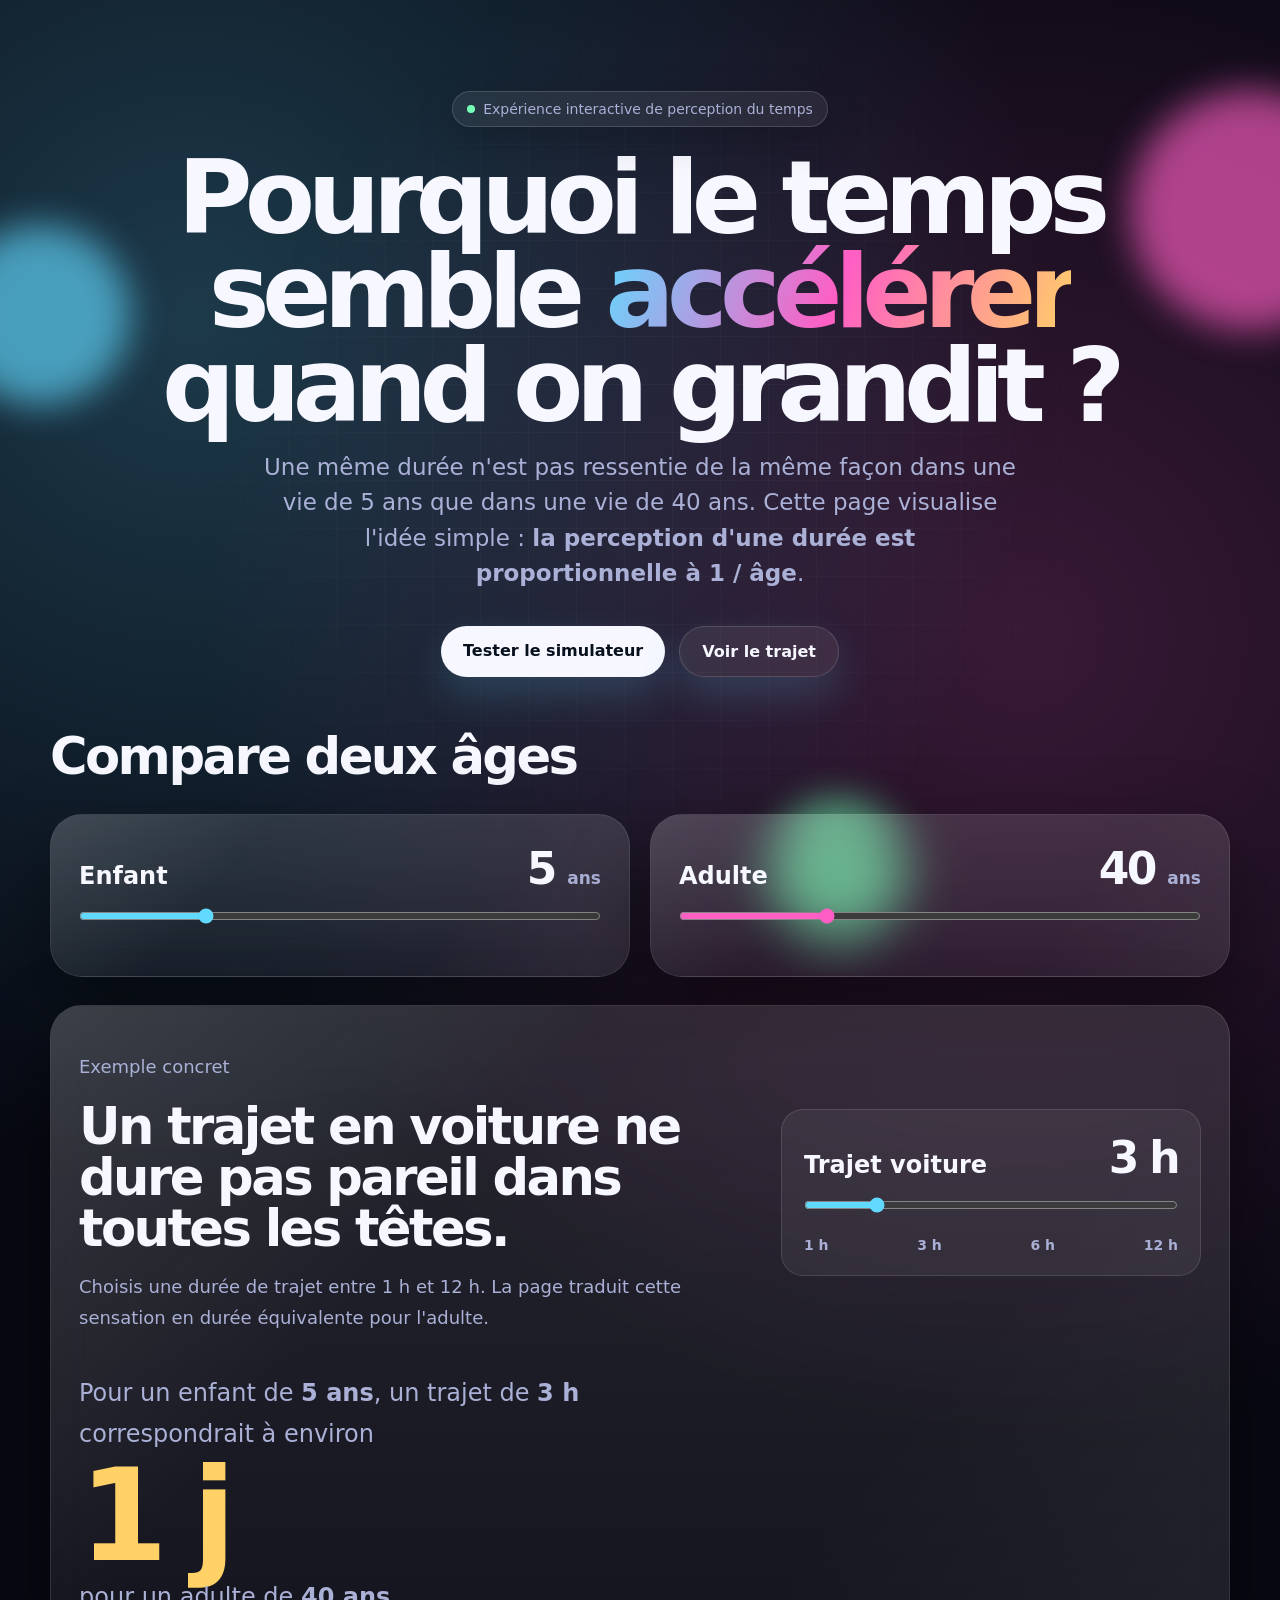
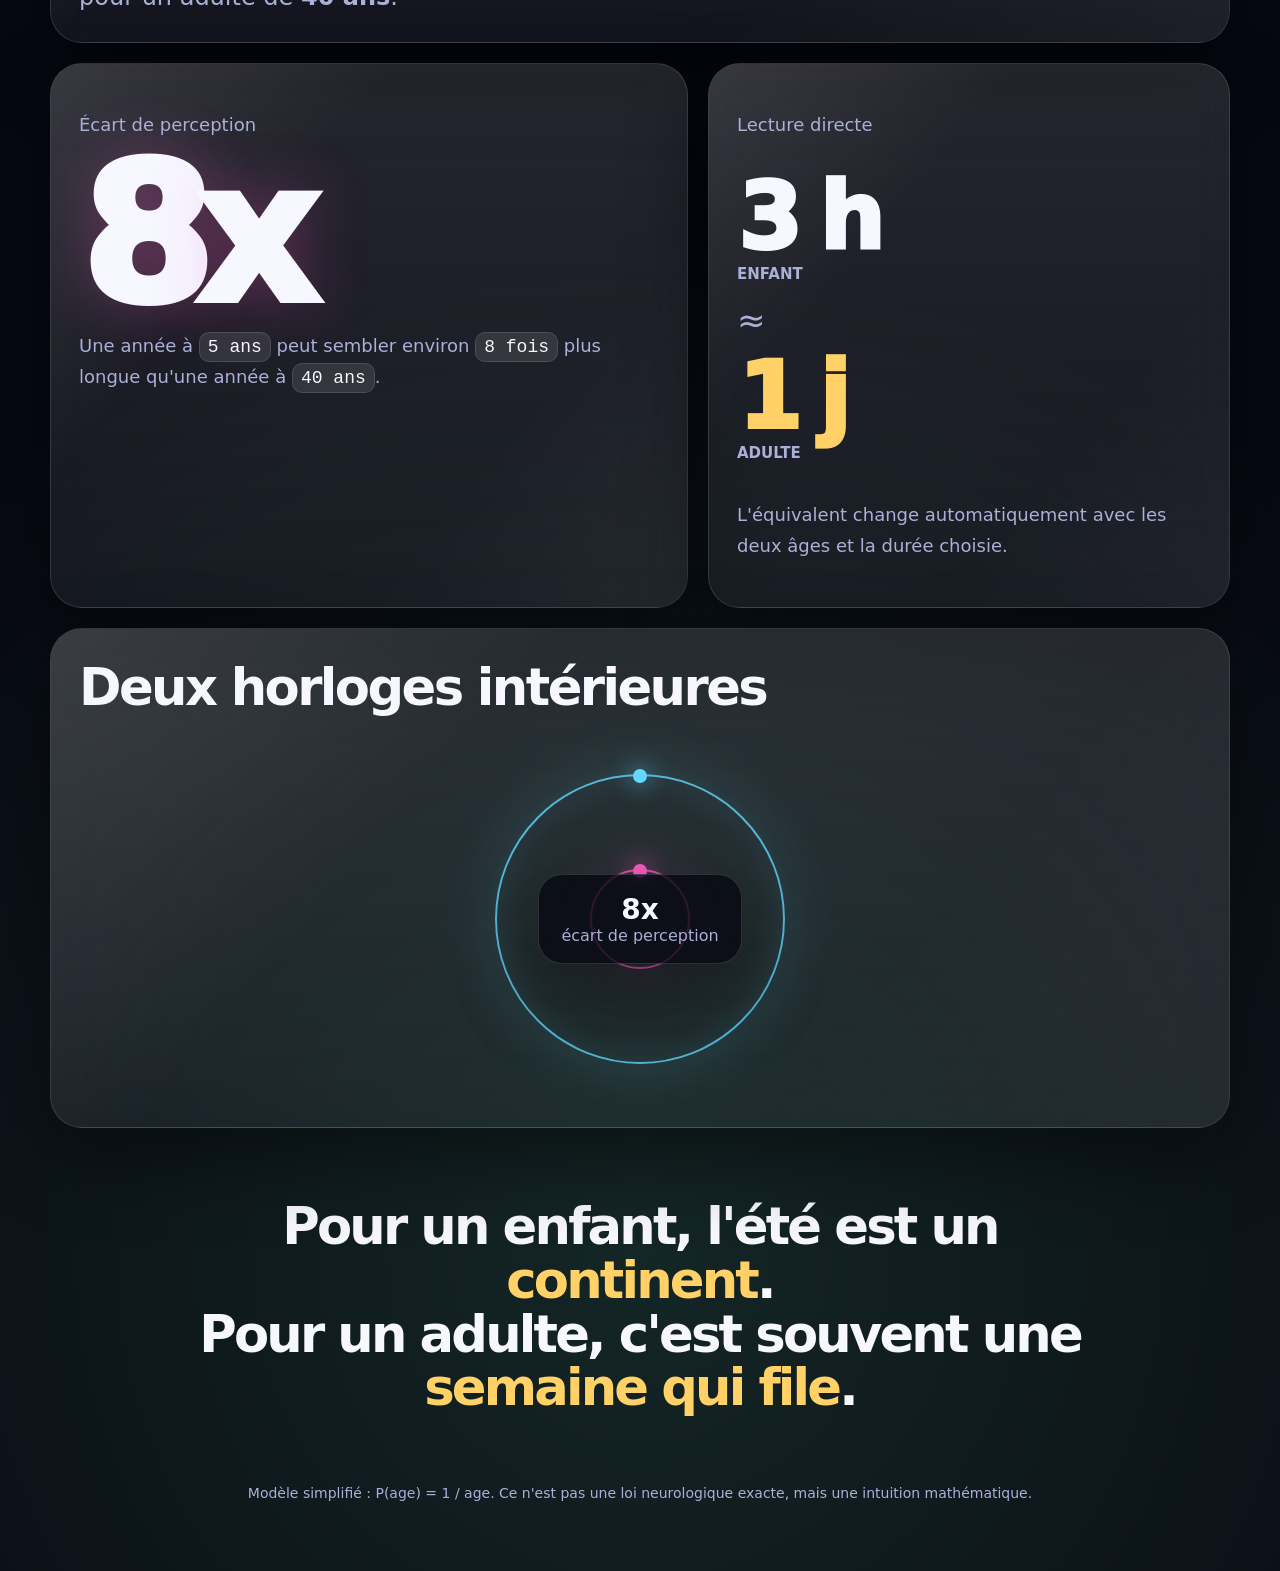
<file: index.html>
<!DOCTYPE html>
<html lang="fr">

<head>
  <meta charset="UTF-8" />
  <meta name="viewport" content="width=device-width, initial-scale=1.0" />
  <title>La perception du temps</title>
  <link rel="stylesheet" href="styles.css?v=2" />
  <script src="app.js?v=2" defer></script>
</head>

<body>
  <div class="orb one"></div>
  <div class="orb two"></div>
  <div class="orb three"></div>

  <main class="wrap">
    <header class="hero">
      <div>
        <div class="badge"><span class="pulse"></span> Expérience interactive de perception du temps</div>
        <h1>Pourquoi le temps semble <span class="gradient-text">accélérer</span> quand on grandit ?</h1>
        <p class="lead">
          Une même durée n'est pas ressentie de la même façon dans une vie de 5 ans que dans une vie de 40 ans.
          Cette page visualise l'idée simple : <strong>la perception d'une durée est proportionnelle à 1 / âge</strong>.
        </p>
        <div class="hero-actions">
          <a class="btn" href="#simulateur">Tester le simulateur</a>
          <a class="btn alt" href="#trajet">Voir le trajet</a>
        </div>
      </div>
    </header>

    <section id="simulateur">
      <h2 class="section-title">Compare deux âges</h2>

      <div class="grid">
        <article class="card child">
          <div class="label-row">
            <h3>Enfant</h3>
            <div class="age-value"><span data-output="childAge">5</span> <small>ans</small></div>
          </div>
          <input id="childAge" type="range" min="1" max="18" value="5" aria-label="Age de l'enfant" />
        </article>

        <article class="card adult">
          <div class="label-row">
            <h3>Adulte</h3>
            <div class="age-value"><span data-output="adultAge">40</span> <small>ans</small></div>
          </div>
          <input id="adultAge" type="range" min="19" max="95" value="40" aria-label="Age de l'adulte" />
        </article>
      </div>

      <article class="card trip-card" id="trajet">
        <div class="trip-layout">
          <div>
            <p class="formula">Exemple concret</p>
            <h2 class="trip-title">Un trajet en voiture ne dure pas pareil dans toutes les têtes.</h2>
            <p class="formula">
              Choisis une durée de trajet entre 1 h et 12 h.
              La page traduit cette sensation en durée équivalente pour l'adulte.
            </p>
          </div>

          <div class="trip-control">
            <div class="label-row">
              <h3>Trajet voiture</h3>
              <div class="age-value"><span data-output="durationLabel">3 h</span></div>
            </div>
            <input id="tripDuration" type="range" min="1" max="12" step="0.5" value="3" aria-label="Durée du trajet en voiture" />
            <div class="duration-scale" aria-hidden="true">
              <span>1 h</span>
              <span>3 h</span>
              <span>6 h</span>
              <span>12 h</span>
            </div>
          </div>
        </div>

        <div class="trip-result">
          <span>Pour un enfant de <strong data-output="tripChildAge">5 ans</strong>, un trajet de <strong data-output="realDuration">3 h</strong></span>
          <span>correspondrait à environ</span>
          <strong data-output="adultEquivalent">24 h</strong>
          <span>pour un adulte de <strong data-output="tripAdultAge">40 ans</strong>.</span>
        </div>
      </article>

      <div class="comparison">
        <article class="card">
          <p class="formula">Écart de perception</p>
          <div class="big-number"><span data-output="ratio">8</span>x</div>
          <p class="formula">
            Une année à <code data-output="childAgeCode">5 ans</code> peut sembler environ
            <code data-output="ratioCode">8 fois</code> plus longue qu'une année à
            <code data-output="adultAgeCode">40 ans</code>.
          </p>
        </article>

        <article class="card equivalence-card" id="idee">
          <p class="formula">Lecture directe</p>
          <div class="equivalence-line">
            <span data-output="realDurationAlt">3 h</span>
            <small>enfant</small>
          </div>
          <div class="equivalence-arrow">≈</div>
          <div class="equivalence-line adult-equivalence">
            <span data-output="adultEquivalentAlt">24 h</span>
            <small>adulte</small>
          </div>
          <p class="formula">
            L'équivalent change automatiquement avec les deux âges et la durée choisie.
          </p>
        </article>
      </div>

      <article class="card clock-card">
        <h2 class="section-title">Deux horloges intérieures</h2>
        <div class="rings">
          <div class="ring child"><span class="dot blue-dot"></span></div>
          <div class="ring adult"><span class="dot pink-dot"></span></div>
          <div class="center-text">
            <strong data-output="centerRatio">8x</strong>
            <span>écart de perception</span>
          </div>
        </div>
      </article>
    </section>

    <p class="quote">
      Pour un enfant, l'été est un <em>continent</em>.<br />
      Pour un adulte, c'est souvent une <em>semaine qui file</em>.
    </p>

    <footer>
      Modèle simplifié : P(age) = 1 / age. Ce n'est pas une loi neurologique exacte, mais une intuition mathématique.
    </footer>
  </main>
</body>

</html>
</file>
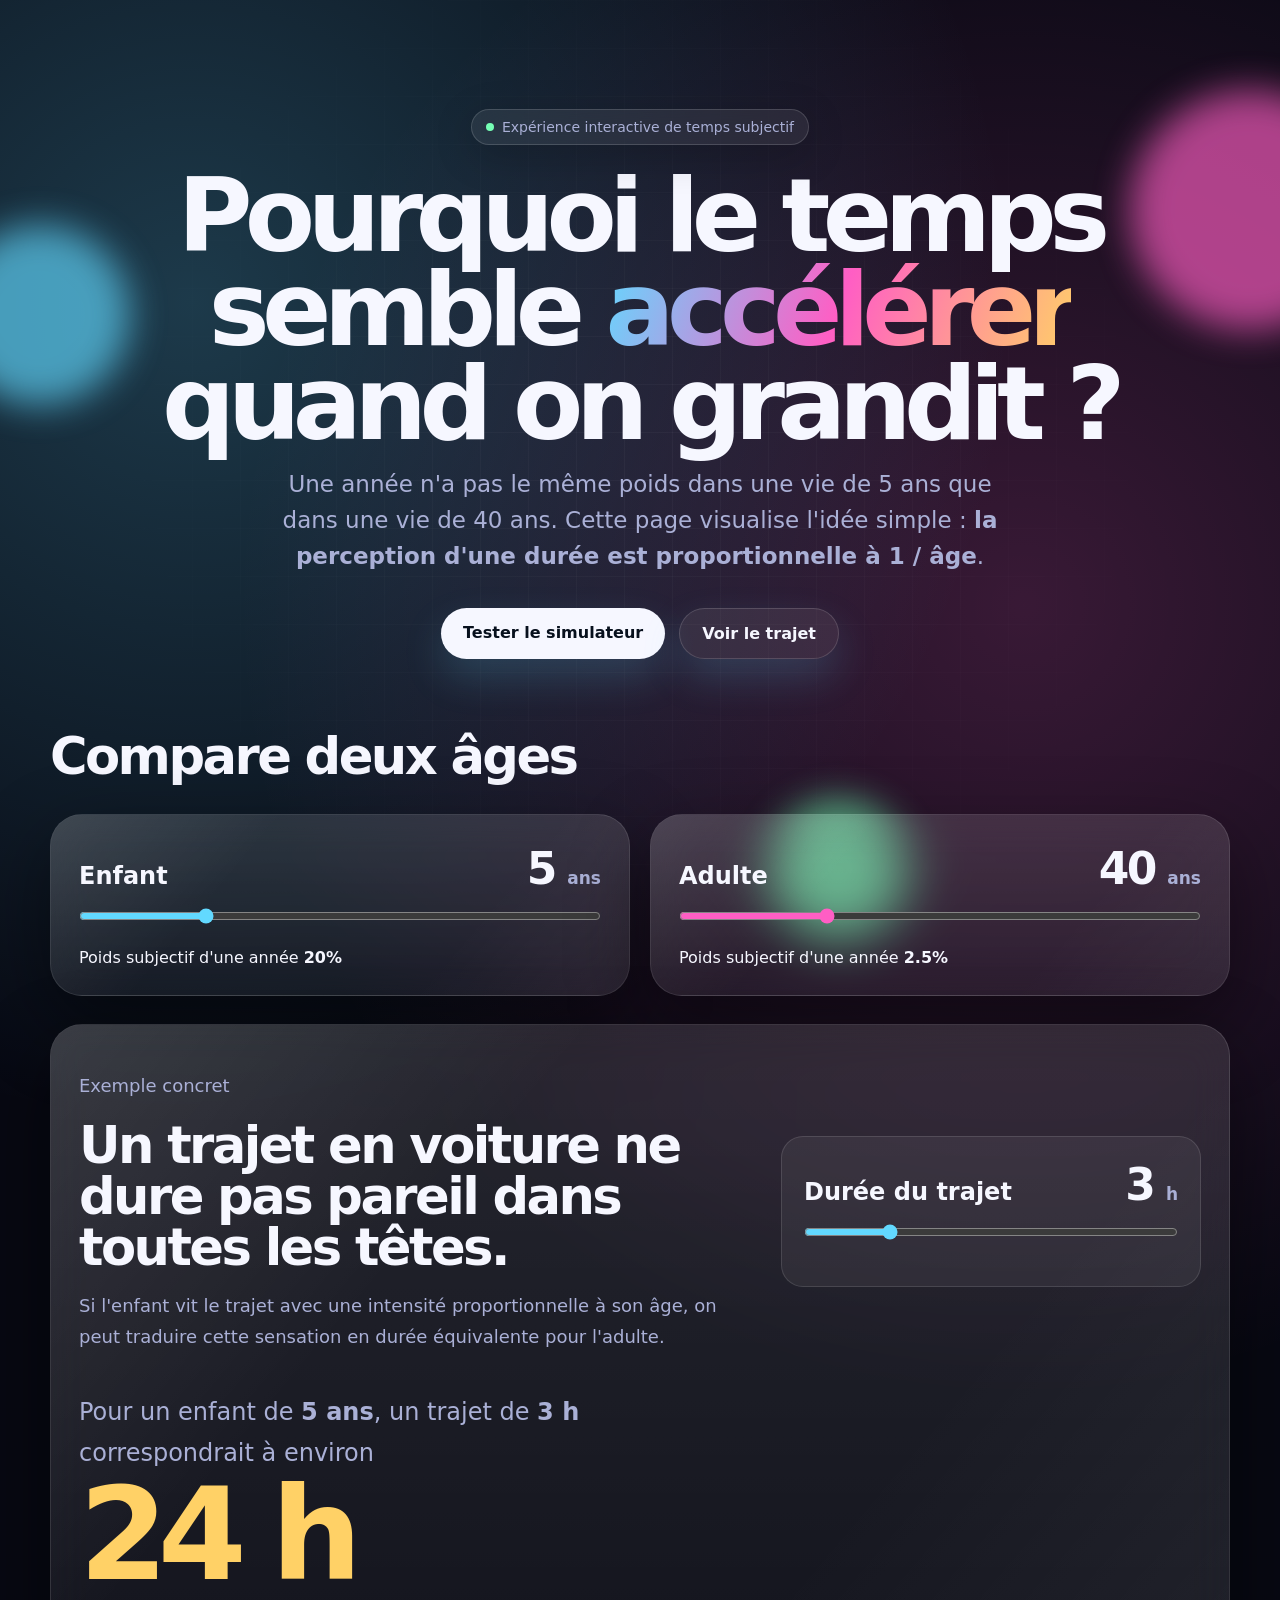
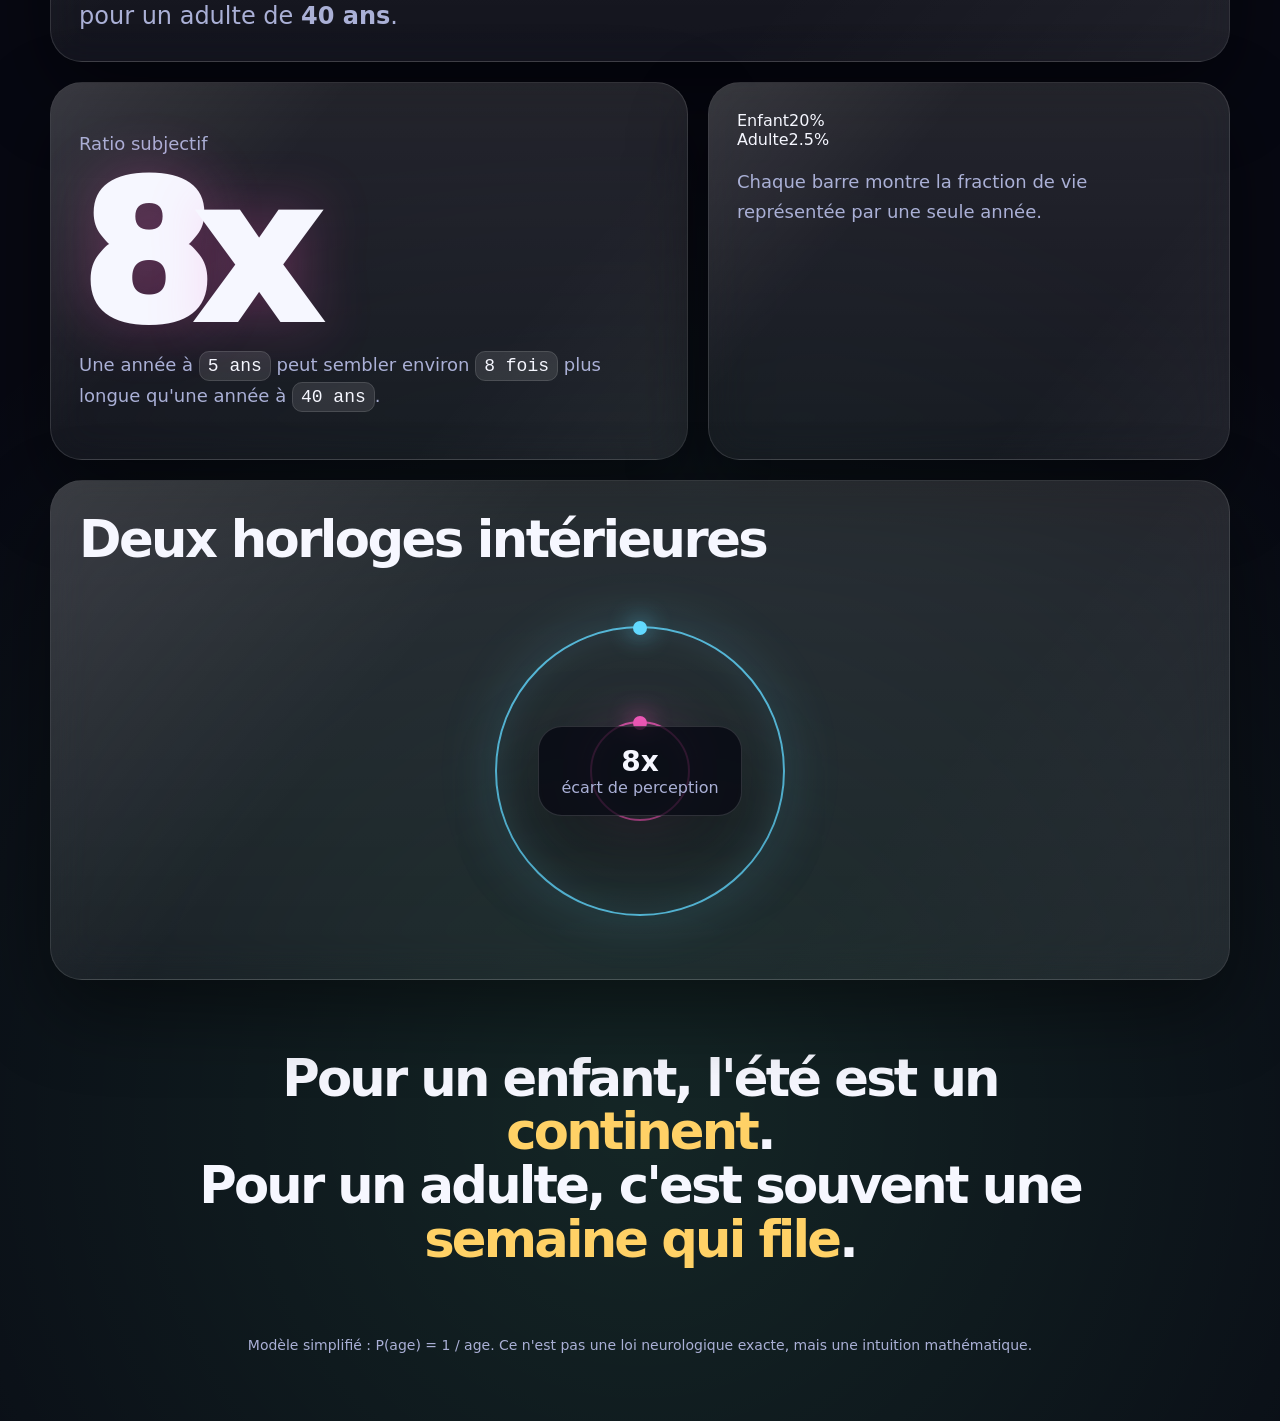
<file: timeperseption.html>
<!DOCTYPE html>
<html lang="fr">

<head>
  <meta charset="UTF-8" />
  <meta name="viewport" content="width=device-width, initial-scale=1.0" />
  <title>La perception du temps</title>
  <link rel="stylesheet" href="styles.css" />
  <script src="app.js" defer></script>
</head>

<body>
  <div class="orb one"></div>
  <div class="orb two"></div>
  <div class="orb three"></div>

  <main class="wrap">
    <header class="hero">
      <div>
        <div class="badge"><span class="pulse"></span> Expérience interactive de temps subjectif</div>
        <h1>Pourquoi le temps semble <span class="gradient-text">accélérer</span> quand on grandit ?</h1>
        <p class="lead">
          Une année n'a pas le même poids dans une vie de 5 ans que dans une vie de 40 ans.
          Cette page visualise l'idée simple : <strong>la perception d'une durée est proportionnelle à 1 / âge</strong>.
        </p>
        <div class="hero-actions">
          <a class="btn" href="#simulateur">Tester le simulateur</a>
          <a class="btn alt" href="#trajet">Voir le trajet</a>
        </div>
      </div>
    </header>

    <section id="simulateur">
      <h2 class="section-title">Compare deux âges</h2>

      <div class="grid">
        <article class="card child">
          <div class="label-row">
            <h3>Enfant</h3>
            <div class="age-value"><span data-output="childAge">5</span> <small>ans</small></div>
          </div>
          <input id="childAge" type="range" min="1" max="18" value="5" aria-label="Age de l'enfant" />
          <div class="metric">
            <span>Poids subjectif d'une année</span>
            <strong data-output="childPercent">20%</strong>
          </div>
        </article>

        <article class="card adult">
          <div class="label-row">
            <h3>Adulte</h3>
            <div class="age-value"><span data-output="adultAge">40</span> <small>ans</small></div>
          </div>
          <input id="adultAge" type="range" min="19" max="95" value="40" aria-label="Age de l'adulte" />
          <div class="metric">
            <span>Poids subjectif d'une année</span>
            <strong data-output="adultPercent">2.5%</strong>
          </div>
        </article>
      </div>

      <article class="card trip-card" id="trajet">
        <div class="trip-layout">
          <div>
            <p class="formula">Exemple concret</p>
            <h2 class="trip-title">Un trajet en voiture ne dure pas pareil dans toutes les têtes.</h2>
            <p class="formula">
              Si l'enfant vit le trajet avec une intensité proportionnelle à son âge,
              on peut traduire cette sensation en durée équivalente pour l'adulte.
            </p>
          </div>

          <div class="trip-control">
            <div class="label-row">
              <h3>Durée du trajet</h3>
              <div class="age-value"><span data-output="tripHours">3</span> <small>h</small></div>
            </div>
            <input id="tripDuration" type="range" min="0.5" max="12" step="0.5" value="3" aria-label="Durée du trajet en heures" />
          </div>
        </div>

        <div class="trip-result">
          <span>Pour un enfant de <strong data-output="tripChildAge">5 ans</strong>, un trajet de <strong data-output="tripRealDuration">3 h</strong></span>
          <span>correspondrait à environ</span>
          <strong data-output="tripAdultEquivalent">24 h</strong>
          <span>pour un adulte de <strong data-output="tripAdultAge">40 ans</strong>.</span>
        </div>
      </article>

      <div class="comparison">
        <article class="card">
          <p class="formula">Ratio subjectif</p>
          <div class="big-number"><span data-output="ratio">8</span>x</div>
          <p class="formula">
            Une année à <code data-output="childAgeCode">5 ans</code> peut sembler environ
            <code data-output="ratioCode">8 fois</code> plus longue qu'une année à
            <code data-output="adultAgeCode">40 ans</code>.
          </p>
        </article>

        <article class="card timeline" id="idee">
          <div>
            <div class="bar-label"><span>Enfant</span><span data-output="childBarLabel">20%</span></div>
            <div class="bar">
              <div class="fill child-fill" data-output="childFill"></div>
            </div>
          </div>
          <div>
            <div class="bar-label"><span>Adulte</span><span data-output="adultBarLabel">2.5%</span></div>
            <div class="bar">
              <div class="fill adult-fill" data-output="adultFill"></div>
            </div>
          </div>
          <p class="formula">
            Chaque barre montre la fraction de vie représentée par une seule année.
          </p>
        </article>
      </div>

      <article class="card clock-card">
        <h2 class="section-title">Deux horloges intérieures</h2>
        <div class="rings">
          <div class="ring child"><span class="dot blue-dot"></span></div>
          <div class="ring adult"><span class="dot pink-dot"></span></div>
          <div class="center-text">
            <strong data-output="centerRatio">8x</strong>
            <span>écart de perception</span>
          </div>
        </div>
      </article>
    </section>

    <p class="quote">
      Pour un enfant, l'été est un <em>continent</em>.<br />
      Pour un adulte, c'est souvent une <em>semaine qui file</em>.
    </p>

    <footer>
      Modèle simplifié : P(age) = 1 / age. Ce n'est pas une loi neurologique exacte, mais une intuition mathématique.
    </footer>
  </main>
</body>

</html>
</file>
<file: styles.css>
:root {
  --bg: #070812;
  --card: rgba(255, 255, 255, 0.08);
  --text: #f6f7ff;
  --muted: #aab0d6;
  --blue: #62d9ff;
  --pink: #ff5ec4;
  --yellow: #ffd166;
  --green: #75ffb5;
  --shadow: 0 30px 80px rgba(0, 0, 0, 0.45);
}

* {
  box-sizing: border-box;
}

html {
  scroll-behavior: smooth;
}

body {
  margin: 0;
  font-family: Inter, ui-sans-serif, system-ui, -apple-system, BlinkMacSystemFont, "Segoe UI", sans-serif;
  color: var(--text);
  background:
    radial-gradient(circle at 15% 10%, rgba(98, 217, 255, 0.24), transparent 28%),
    radial-gradient(circle at 80% 20%, rgba(255, 94, 196, 0.20), transparent 30%),
    radial-gradient(circle at 50% 90%, rgba(117, 255, 181, 0.12), transparent 35%),
    var(--bg);
  min-height: 100vh;
  overflow-x: hidden;
}

body::before {
  content: "";
  position: fixed;
  inset: 0;
  pointer-events: none;
  background-image:
    linear-gradient(rgba(255, 255, 255, 0.035) 1px, transparent 1px),
    linear-gradient(90deg, rgba(255, 255, 255, 0.035) 1px, transparent 1px);
  background-size: 48px 48px;
  mask-image: radial-gradient(circle at center, black, transparent 75%);
}

.orb {
  position: fixed;
  border-radius: 999px;
  filter: blur(18px);
  opacity: 0.65;
  pointer-events: none;
  animation: float 11s ease-in-out infinite;
}

.orb.one {
  width: 180px;
  height: 180px;
  background: var(--blue);
  left: -50px;
  top: 25%;
}

.orb.two {
  width: 240px;
  height: 240px;
  background: var(--pink);
  right: -90px;
  top: 10%;
  animation-delay: -3s;
}

.orb.three {
  width: 140px;
  height: 140px;
  background: var(--green);
  left: 60%;
  bottom: -40px;
  animation-delay: -6s;
}

.wrap {
  width: min(1180px, calc(100% - 32px));
  margin: 0 auto;
  padding: 42px 0 70px;
  position: relative;
  z-index: 1;
}

.hero {
  min-height: 76vh;
  display: grid;
  place-items: center;
  text-align: center;
}

.badge {
  display: inline-flex;
  align-items: center;
  gap: 8px;
  padding: 9px 14px;
  border: 1px solid rgba(255, 255, 255, 0.15);
  border-radius: 999px;
  background: rgba(255, 255, 255, 0.07);
  backdrop-filter: blur(18px);
  color: var(--muted);
  font-size: 14px;
  box-shadow: 0 10px 40px rgba(0, 0, 0, 0.20);
}

.pulse {
  width: 8px;
  height: 8px;
  border-radius: 999px;
  background: var(--green);
  box-shadow: 0 0 0 0 rgba(117, 255, 181, 0.8);
  animation: pulse 1.8s infinite;
}

h1 {
  margin: 24px auto 16px;
  max-width: 980px;
  font-size: clamp(46px, 8vw, 108px);
  line-height: 0.92;
  letter-spacing: -0.075em;
}

.gradient-text {
  background: linear-gradient(110deg, var(--blue), var(--pink), var(--yellow));
  -webkit-background-clip: text;
  background-clip: text;
  color: transparent;
}

.lead {
  max-width: 760px;
  margin: 0 auto;
  color: var(--muted);
  font-size: clamp(18px, 2vw, 23px);
  line-height: 1.55;
}

.hero-actions {
  margin-top: 34px;
  display: flex;
  justify-content: center;
  gap: 14px;
  flex-wrap: wrap;
}

.btn {
  border: 0;
  color: #07101d;
  background: var(--text);
  padding: 15px 22px;
  border-radius: 999px;
  font-weight: 800;
  cursor: pointer;
  box-shadow: 0 18px 40px rgba(98, 217, 255, 0.18);
  transition: transform .2s ease, box-shadow .2s ease;
  text-decoration: none;
}

.btn:hover {
  transform: translateY(-2px);
  box-shadow: 0 26px 56px rgba(98, 217, 255, 0.24);
}

.btn.alt {
  background: var(--card);
  color: var(--text);
  border: 1px solid rgba(255, 255, 255, 0.15);
}

.section-title {
  margin: 0 0 22px;
  font-size: clamp(30px, 4vw, 54px);
  letter-spacing: -0.05em;
}

.grid,
.comparison {
  display: grid;
  grid-template-columns: 1fr 1fr;
  gap: 20px;
}

.grid {
  margin: 28px 0;
}

.comparison {
  margin-top: 20px;
  grid-template-columns: 1.1fr .9fr;
  align-items: stretch;
}

.card {
  border: 1px solid rgba(255, 255, 255, 0.13);
  background: linear-gradient(180deg, rgba(255, 255, 255, 0.12), rgba(255, 255, 255, 0.055));
  border-radius: 32px;
  padding: 28px;
  box-shadow: var(--shadow);
  backdrop-filter: blur(20px);
  position: relative;
  overflow: hidden;
}

.card::after {
  content: "";
  position: absolute;
  inset: -1px;
  pointer-events: none;
  background: linear-gradient(130deg, rgba(255, 255, 255, 0.22), transparent 32%, transparent 70%, rgba(255, 255, 255, 0.1));
  opacity: .45;
  z-index: 0;
}

.card > * {
  position: relative;
  z-index: 1;
}

.label-row {
  display: flex;
  justify-content: space-between;
  align-items: baseline;
  gap: 16px;
  margin-bottom: 14px;
}

.label-row h3 {
  margin: 0;
  font-size: 24px;
}

.age-value {
  font-size: 44px;
  font-weight: 900;
  letter-spacing: -0.06em;
  white-space: nowrap;
}

.age-value small {
  font-size: 17px;
  color: var(--muted);
  letter-spacing: 0;
}

input[type="range"] {
  display: block;
  position: relative;
  z-index: 2;
  width: 100%;
  accent-color: var(--blue);
  margin: 10px 0 24px;
  cursor: pointer;
}

.adult input[type="range"] {
  accent-color: var(--pink);
}

.trip-card {
  margin-bottom: 20px;
}

.trip-layout {
  display: grid;
  grid-template-columns: 1fr minmax(260px, 420px);
  gap: 28px;
  align-items: center;
}

.trip-title {
  max-width: 720px;
  margin: 6px 0 12px;
  font-size: clamp(28px, 4vw, 52px);
  line-height: 1;
  letter-spacing: -0.05em;
}

.trip-control {
  padding: 22px;
  border: 1px solid rgba(255, 255, 255, 0.12);
  border-radius: 22px;
  background: rgba(255, 255, 255, 0.06);
}

.duration-scale {
  display: flex;
  justify-content: space-between;
  gap: 16px;
  color: var(--muted);
  font-size: 14px;
  font-weight: 800;
}

.trip-result {
  margin-top: 26px;
  display: grid;
  gap: 8px;
  color: var(--muted);
  font-size: clamp(18px, 2vw, 24px);
  line-height: 1.35;
}

.trip-result > strong {
  color: var(--yellow);
  font-size: clamp(58px, 12vw, 128px);
  line-height: .9;
  letter-spacing: -0.08em;
}

.big-number {
  font-size: clamp(74px, 15vw, 190px);
  line-height: .78;
  font-weight: 950;
  letter-spacing: -0.09em;
  margin: 24px 0 10px;
  text-shadow: 0 0 60px rgba(255, 94, 196, 0.3);
}

.formula {
  color: var(--muted);
  font-size: 18px;
  line-height: 1.7;
}

.formula code {
  color: var(--text);
  background: rgba(255, 255, 255, 0.10);
  border: 1px solid rgba(255, 255, 255, 0.12);
  padding: 4px 8px;
  border-radius: 10px;
}

.equivalence-card {
  min-height: 340px;
  display: grid;
  align-content: center;
  gap: 20px;
}

.equivalence-line {
  display: grid;
  gap: 4px;
}

.equivalence-line span {
  font-size: clamp(46px, 8vw, 92px);
  line-height: .9;
  font-weight: 950;
  letter-spacing: -0.08em;
}

.equivalence-line small {
  color: var(--muted);
  font-size: 15px;
  font-weight: 800;
  text-transform: uppercase;
}

.adult-equivalence span {
  color: var(--yellow);
}

.equivalence-arrow {
  color: var(--muted);
  font-size: 34px;
  line-height: 1;
}

.clock-card {
  margin-top: 20px;
}

.rings {
  height: 360px;
  display: grid;
  place-items: center;
  position: relative;
}

.ring {
  position: absolute;
  border-radius: 999px;
  border: 2px solid rgba(255, 255, 255, 0.12);
  display: grid;
  place-items: center;
  animation: spin 18s linear infinite;
}

.ring.child {
  width: var(--child-ring, 260px);
  height: var(--child-ring, 260px);
  border-color: rgba(98, 217, 255, .8);
  box-shadow: 0 0 60px rgba(98, 217, 255, .16), inset 0 0 35px rgba(98, 217, 255, .10);
}

.ring.adult {
  width: var(--adult-ring, 130px);
  height: var(--adult-ring, 130px);
  border-color: rgba(255, 94, 196, .8);
  box-shadow: 0 0 60px rgba(255, 94, 196, .16), inset 0 0 35px rgba(255, 94, 196, .10);
  animation-duration: 9s;
  animation-direction: reverse;
}

.dot {
  position: absolute;
  top: -7px;
  width: 14px;
  height: 14px;
  border-radius: 50%;
  background: currentColor;
  box-shadow: 0 0 24px currentColor;
}

.blue-dot {
  color: var(--blue);
}

.pink-dot {
  color: var(--pink);
}

.center-text {
  position: relative;
  text-align: center;
  background: rgba(7, 8, 18, 0.8);
  border: 1px solid rgba(255, 255, 255, 0.14);
  border-radius: 24px;
  padding: 18px 22px;
  box-shadow: var(--shadow);
}

.center-text strong {
  display: block;
  font-size: 28px;
}

.center-text span {
  color: var(--muted);
}

.quote {
  margin: 72px auto 0;
  max-width: 900px;
  text-align: center;
  font-size: clamp(28px, 4vw, 56px);
  line-height: 1.05;
  letter-spacing: -0.055em;
  font-weight: 900;
}

.quote em {
  color: var(--yellow);
  font-style: normal;
}

footer {
  margin-top: 70px;
  color: var(--muted);
  text-align: center;
  font-size: 14px;
}

@keyframes float {
  0%,
  100% {
    transform: translate3d(0, 0, 0) scale(1);
  }

  50% {
    transform: translate3d(24px, -28px, 0) scale(1.12);
  }
}

@keyframes pulse {
  70% {
    box-shadow: 0 0 0 14px rgba(117, 255, 181, 0);
  }

  100% {
    box-shadow: 0 0 0 0 rgba(117, 255, 181, 0);
  }
}

@keyframes spin {
  to {
    transform: rotate(360deg);
  }
}

@media (max-width: 850px) {
  .grid,
  .comparison,
  .trip-layout {
    grid-template-columns: 1fr;
  }

  .hero {
    min-height: 68vh;
  }

  .rings {
    height: 300px;
  }

  .card {
    padding: 22px;
    border-radius: 26px;
  }

  .trip-control {
    padding: 18px;
  }
}

@media (max-width: 560px) {
  .label-row,
  .age-value {
    font-size: 38px;
  }
}
</file>
